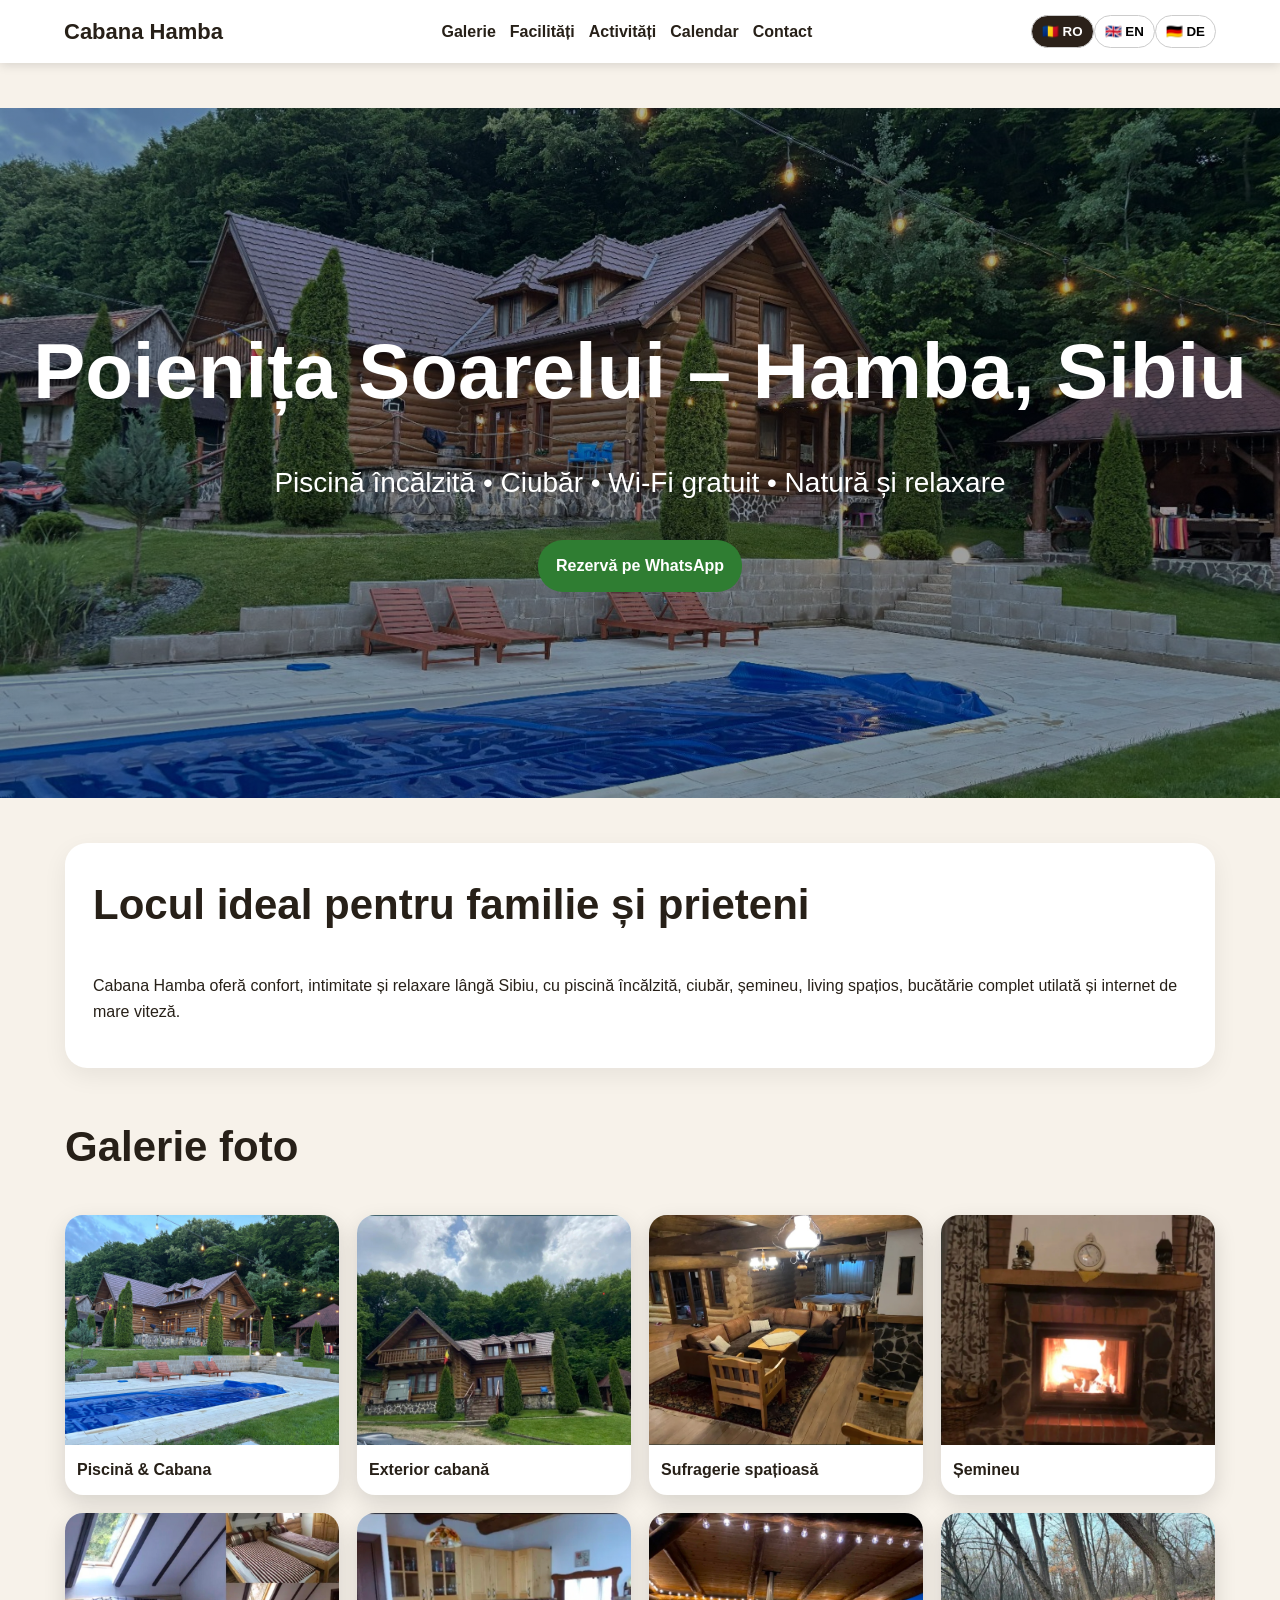
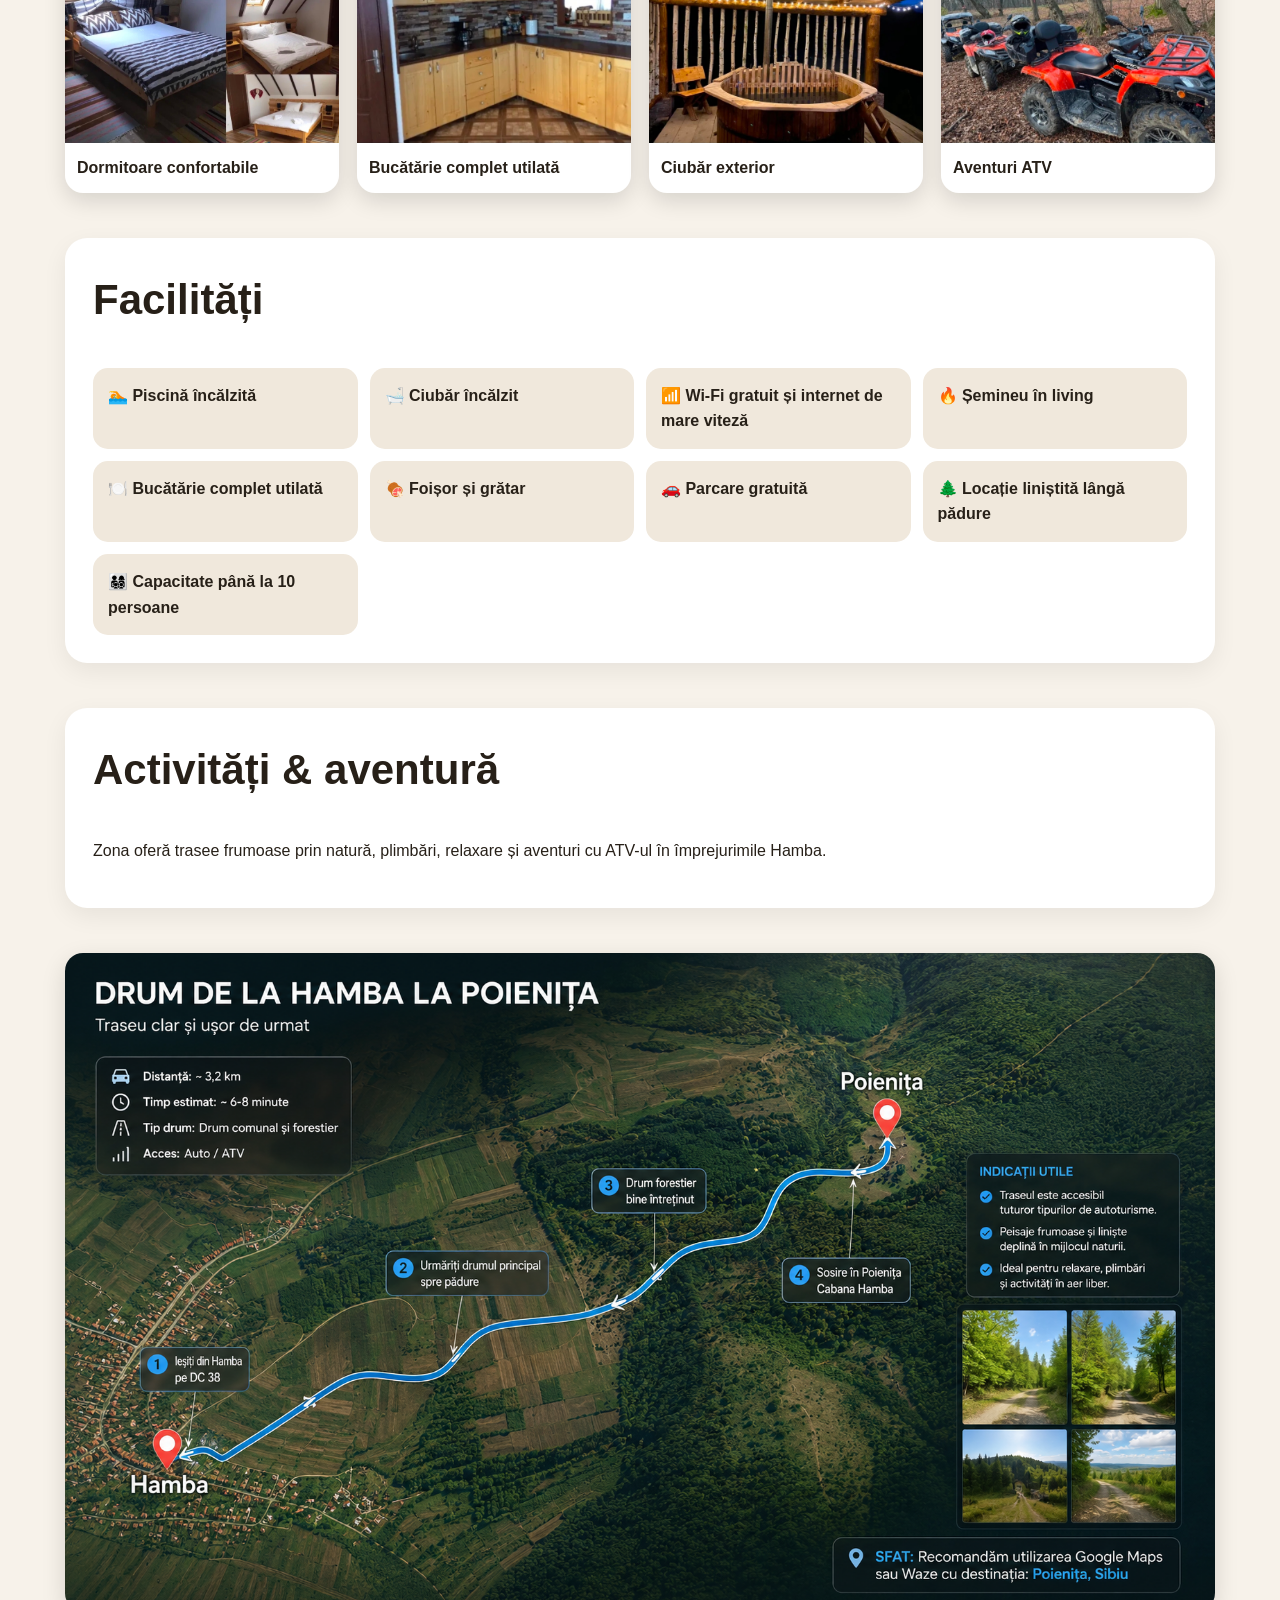
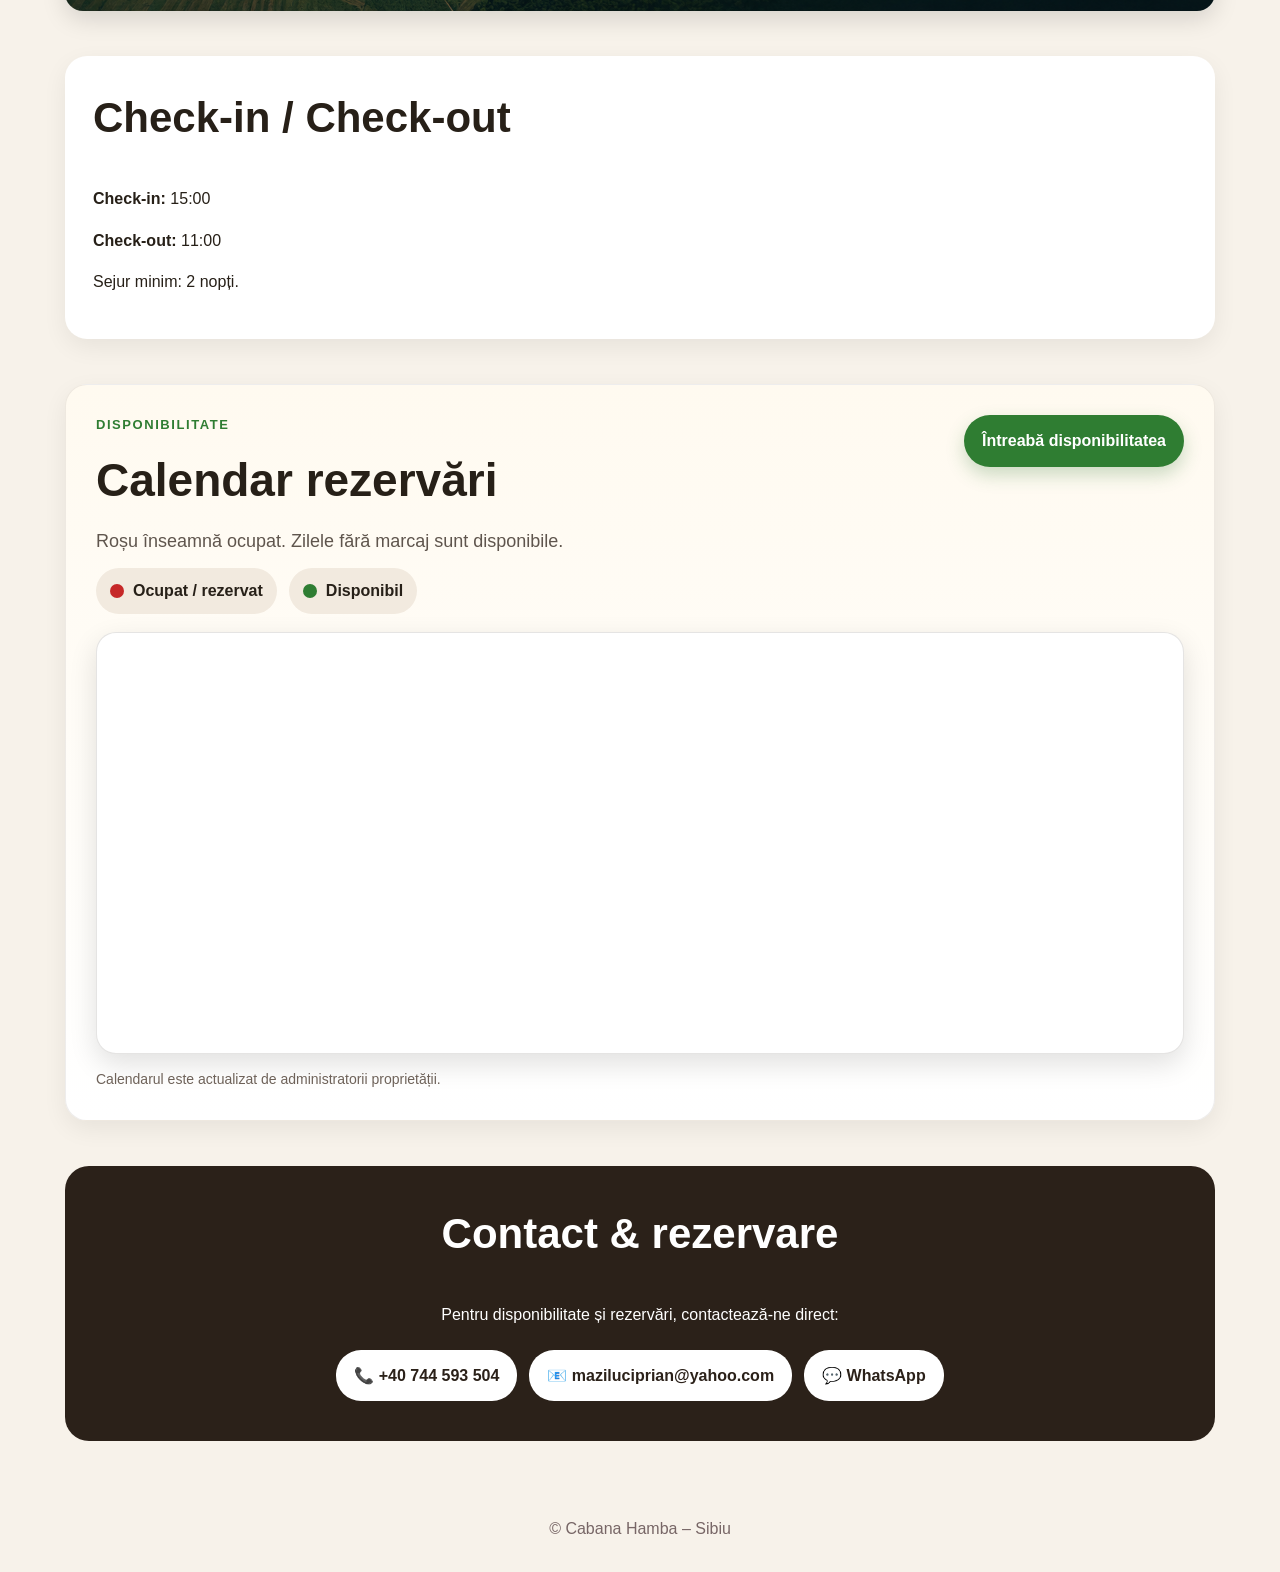
<file: index.html>
<!DOCTYPE html><html lang="ro"><head><meta charset="UTF-8"><meta name="viewport" content="width=device-width,initial-scale=1"><title>Cabana Hamba</title><link rel="stylesheet" href="style.css?v=4">
<style>
.calendar-wrapper{
  position:relative;
  width:100%;
  max-width:100%;
  overflow:hidden;
  border-radius:18px;
  box-shadow:0 8px 24px rgba(0,0,0,.12);
  background:#fff;
}
.calendar-wrapper iframe{
  width:100%;
  min-height:600px;
  display:block;
}
@media(max-width:760px){
  .calendar-wrapper iframe{min-height:520px;}
}
</style>

</head><body>
<header><b>Cabana Hamba</b><nav><a data-i18n="navGallery" href="#gallery">Galerie</a><a data-i18n="navFacilities" href="#facilities">Facilități</a><a data-i18n="navActivities" href="#activities">Activități</a><a data-i18n="navCalendar" href="#calendar">Calendar</a><a data-i18n="navContact" href="#contact">Contact</a></nav><div class="lang"><button data-lang="ro">🇷🇴 RO</button><button data-lang="en">🇬🇧 EN</button><button data-lang="de">🇩🇪 DE</button></div></header>
<section class="hero"><div><h1 data-i18n="heroTitle">Cabana Hamba – Sibiu</h1><p data-i18n="heroSubtitle">Piscină încălzită • Ciubăr • Wi‑Fi gratuit • Natură și relaxare</p><a class="btn" href="https://wa.me/40744593504" data-i18n="whatsapp">Rezervă pe WhatsApp</a></div></section>
<main>
<section class="card"><h2 data-i18n="introTitle">Locul ideal pentru familie și prieteni</h2><p data-i18n="introText">Cabana Hamba oferă confort, intimitate și relaxare lângă Sibiu, cu piscină încălzită, ciubăr, șemineu, living spațios, bucătărie complet utilată și internet de mare viteză.</p></section>
<section id="gallery"><h2 data-i18n="galleryTitle">Galerie foto</h2><div class="gallery">
<figure><img src="hero-pool.jpg"><figcaption data-i18n="g1">Piscină & Cabana</figcaption></figure>
<figure><img src="cabana-exterior.jpg"><figcaption data-i18n="g2">Exterior cabană</figcaption></figure>
<figure><img src="living-room.jpg"><figcaption data-i18n="g3">Sufragerie spațioasă</figcaption></figure>
<figure><img src="fireplace.jpg"><figcaption data-i18n="g4">Șemineu</figcaption></figure>
<figure><img src="bedrooms.jpg"><figcaption data-i18n="g5">Dormitoare confortabile</figcaption></figure>
<figure><img src="kitchen.jpg"><figcaption data-i18n="g6">Bucătărie complet utilată</figcaption></figure>
<figure><img src="hot-tub.jpg"><figcaption data-i18n="g7">Ciubăr exterior</figcaption></figure>
<figure><img src="atv.jpg"><figcaption data-i18n="g8">Aventuri ATV</figcaption></figure>
</div></section>
<section id="facilities" class="card"><h2 data-i18n="facilitiesTitle">Facilități</h2><div class="features">
<div data-i18n="f1">🏊 Piscină încălzită</div><div data-i18n="f2">🛁 Ciubăr încălzit</div><div data-i18n="f3">📶 Wi‑Fi gratuit și internet de mare viteză</div><div data-i18n="f4">🔥 Șemineu în living</div><div data-i18n="f5">🍽️ Bucătărie complet utilată</div><div data-i18n="f6">🍖 Foișor și grătar</div><div data-i18n="f7">🚗 Parcare gratuită</div><div data-i18n="f8">🌲 Locație liniștită lângă pădure</div><div data-i18n="f9">👨‍👩‍👧‍👦 Capacitate până la 10 persoane</div>
</div></section>
<section id="activities" class="card"><h2 data-i18n="activitiesTitle">Activități & aventură</h2><p data-i18n="activitiesText">Zona oferă trasee frumoase prin natură, plimbări, relaxare și aventuri cu ATV-ul în împrejurimile Hamba.</p></section>
<section class="route"><img src="route-map.png" onerror="this.style.display='none'"></section>
<section class="card"><h2 data-i18n="rulesTitle">Check-in / Check-out</h2><p><b data-i18n="checkin">Check-in:</b> 15:00</p><p><b data-i18n="checkout">Check-out:</b> 11:00</p><p data-i18n="minStay">Sejur minim: 2 nopți.</p></section>

<section id="calendar" class="card calendar-card">
  <div class="calendar-header">
    <div>
      <p class="eyebrow" data-i18n="calendarEyebrow">Disponibilitate</p>
      <h2 data-i18n="calendarTitle">Calendar rezervări</h2>
      <p class="calendar-subtitle" data-i18n="calendarText">Roșu înseamnă ocupat. Zilele fără marcaj sunt disponibile.</p>
    </div>
    <a class="calendar-cta" href="https://wa.me/40744593504" data-i18n="calendarCta">Întreabă disponibilitatea</a>
  </div>

  <div class="availability-legend">
    <span class="legend-item booked"><b></b><span data-i18n="legendBooked">Ocupat / rezervat</span></span>
    <span class="legend-item free"><b></b><span data-i18n="legendFree">Disponibil</span></span>
  </div>

  <div class="calendar-frame">
    <iframe src="https://calendar.google.com/calendar/embed?src=104c96f9235f1b1cd6613fd85fffd85c7b160edade5811dea3d9844e6ad85a69%40group.calendar.google.com&ctz=Europe%2FBerlin" style="border:0" width="100%" height="420" frameborder="0" scrolling="no"></iframe>
  </div>

  <p class="calendar-small" data-i18n="calendarNote">Calendarul este actualizat de administratorii proprietății.</p>
</section>

<section id="contact" class="contact"><h2 data-i18n="contactTitle">Contact & rezervare</h2><p data-i18n="contactText">Pentru disponibilitate și rezervări, contactează-ne direct:</p><a href="tel:+40744593504">📞 +40 744 593 504</a><a href="mailto:maziluciprian@yahoo.com">📧 maziluciprian@yahoo.com</a><a href="https://wa.me/40744593504">💬 WhatsApp</a></section>
</main><footer>© Cabana Hamba – Sibiu</footer><script src="script.js?v=4"></script>
<div id="lightbox" class="lightbox" onclick="this.style.display='none'">
    <img id="lightbox-img">
</div>

<script>
document.querySelectorAll('.gallery img').forEach(img => {
    img.addEventListener('click', function() {
        document.getElementById('lightbox').style.display = 'flex';
        document.getElementById('lightbox-img').src = this.src;
    });
});
</script>

<script>
(function(){
const calendarTranslations={
ro:{
  navCalendar:"Calendar",
  calendarEyebrow:"Disponibilitate",
  calendarTitle:"Calendar rezervări",
  calendarText:"Roșu înseamnă ocupat. Zilele fără marcaj sunt disponibile.",
  legendBooked:"Ocupat / rezervat",
  legendFree:"Disponibil",
  calendarCta:"Întreabă disponibilitatea",
  calendarNote:"Calendarul este actualizat de administratorii proprietății."
},
en:{
  navCalendar:"Calendar",
  calendarEyebrow:"Availability",
  calendarTitle:"Booking calendar",
  calendarText:"Red means booked. Days without a mark are available.",
  legendBooked:"Booked / unavailable",
  legendFree:"Available",
  calendarCta:"Ask availability",
  calendarNote:"The calendar is updated by the property managers."
},
de:{
  navCalendar:"Kalender",
  calendarEyebrow:"Verfügbarkeit",
  calendarTitle:"Buchungskalender",
  calendarText:"Rot bedeutet belegt. Tage ohne Markierung sind verfügbar.",
  legendBooked:"Besetzt / reserviert",
  legendFree:"Frei",
  calendarCta:"Verfügbarkeit anfragen",
  calendarNote:"Der Kalender wird von den Verwaltern der Unterkunft aktualisiert."
}
};
function applyCalendarLanguage(lang){
  const d=calendarTranslations[lang]||calendarTranslations.ro;
  Object.keys(d).forEach(key=>{
    document.querySelectorAll('[data-i18n="'+key+'"]').forEach(el=>{el.textContent=d[key];});
  });
}
function currentLang(){
  const active=document.querySelector("[data-lang].active");
  return (active&&active.dataset.lang)||localStorage.getItem("cabanaLang")||document.documentElement.lang||"ro";
}
document.addEventListener("DOMContentLoaded",function(){
  applyCalendarLanguage(currentLang());
  document.querySelectorAll("[data-lang]").forEach(btn=>{
    btn.addEventListener("click",()=>setTimeout(()=>applyCalendarLanguage(btn.dataset.lang),150));
  });
});
})();
</script>

</body></html>
</file>
<file: style.css>
body{margin:0;font-family:Arial,Helvetica,sans-serif;background:#f7f2ea;color:#272018;line-height:1.6}header{position:sticky;top:0;z-index:10;background:white;display:flex;gap:16px;align-items:center;justify-content:space-between;padding:14px 5%;box-shadow:0 2px 10px #0002}header b{font-size:22px}nav{display:flex;gap:14px;flex-wrap:wrap}nav a{text-decoration:none;color:#272018;font-weight:700}.lang button{border:1px solid #ccc;background:white;padding:8px 10px;border-radius:20px;font-weight:800}.lang button.active{background:#2b2119;color:white}.hero{min-height:70vh;background:linear-gradient(#0005,#0006),url('hero-pool.jpg') center/cover;display:grid;place-items:center;text-align:center;color:white;padding:30px}.hero h1{font-size:clamp(38px,7vw,78px);margin:0}.hero p{font-size:clamp(18px,3vw,28px)}.btn,.contact a{display:inline-block;background:#2f7d32;color:white;padding:13px 18px;border-radius:25px;text-decoration:none;font-weight:800;margin:6px}main{width:min(1150px,92%);margin:auto}section{margin:45px 0}.card{background:white;border-radius:22px;padding:28px;box-shadow:0 8px 25px #0001}h2{font-size:clamp(28px,4vw,42px);margin-top:0}.gallery{display:grid;grid-template-columns:repeat(auto-fit,minmax(240px,1fr));gap:18px}.gallery figure{margin:0;background:white;border-radius:18px;overflow:hidden;box-shadow:0 8px 22px #0002}.gallery img{width:100%;height:230px;object-fit:cover;display:block}.gallery figcaption{padding:12px;font-weight:800}.features{display:grid;grid-template-columns:repeat(auto-fit,minmax(240px,1fr));gap:12px}.features div{background:#f0e8dc;border-radius:15px;padding:15px;font-weight:700}.route{display:grid;grid-template-columns:repeat(auto-fit,minmax(280px,1fr));gap:18px}.route img{width:100%;border-radius:18px;box-shadow:0 8px 24px #0002}.contact{text-align:center;background:#2b2119;color:white;border-radius:24px;padding:34px}.contact a{background:white;color:#2b2119}footer{text-align:center;padding:30px;color:#766}@media(max-width:760px){header{flex-direction:column;align-items:flex-start}.lang{align-self:flex-end}}.gallery img{
    cursor:pointer;
    transition:0.3s;
}

.gallery img:hover{
    transform:scale(1.03);
}

.lightbox{
    display:none;
    position:fixed;
    top:0;
    left:0;
    width:100%;
    height:100%;
    background:rgba(0,0,0,0.9);
    justify-content:center;
    align-items:center;
    z-index:9999;
}

.lightbox img{
    max-width:95%;
    max-height:95%;
    border-radius:10px;
}


/* Professional availability calendar */
.calendar-card{
  padding:0;
  overflow:hidden;
  background:linear-gradient(180deg,#fffaf0 0%,#ffffff 100%);
  border:1px solid rgba(43,33,25,.08);
}
.calendar-header{
  display:flex;
  justify-content:space-between;
  gap:24px;
  align-items:flex-start;
  padding:30px 30px 12px;
}
.eyebrow{
  text-transform:uppercase;
  letter-spacing:.12em;
  font-size:13px;
  font-weight:900;
  color:#2f7d32;
  margin:0 0 8px;
}
.calendar-header h2{
  margin:0;
  font-size:clamp(30px,4vw,46px);
}
.calendar-subtitle{
  margin:10px 0 0;
  color:#5f554d;
  font-size:18px;
}
.calendar-cta{
  background:#2f7d32;
  color:#fff;
  text-decoration:none;
  font-weight:900;
  padding:13px 18px;
  border-radius:999px;
  white-space:nowrap;
  box-shadow:0 8px 18px rgba(47,125,50,.25);
}
.availability-legend{
  display:flex;
  gap:12px;
  flex-wrap:wrap;
  padding:0 30px 18px;
}
.legend-item{
  display:inline-flex;
  align-items:center;
  gap:9px;
  background:#f2eadf;
  border-radius:999px;
  padding:10px 14px;
  font-weight:900;
}
.legend-item b{
  width:14px;
  height:14px;
  border-radius:50%;
  display:inline-block;
}
.legend-item.booked b{background:#c62828;}
.legend-item.free b{background:#2e7d32;}
.calendar-frame{
  margin:0 30px;
  border-radius:20px;
  overflow:hidden;
  border:1px solid rgba(43,33,25,.12);
  box-shadow:0 10px 28px rgba(0,0,0,.12);
  background:#fff;
}
.calendar-frame iframe{
  width:100%;
  height:420px;
  border:0;
  display:block;
}
.calendar-small{
  margin:14px 30px 30px;
  color:#6e6259;
  font-size:14px;
}
@media(max-width:760px){
  .calendar-header{
    flex-direction:column;
    padding:24px 18px 10px;
  }
  .calendar-cta{
    width:100%;
    text-align:center;
  }
  .availability-legend{
    padding:0 18px 14px;
  }
  .calendar-frame{
    margin:0 18px;
  }
  .calendar-frame iframe{
    height:360px;
  }
  .calendar-small{
    margin:12px 18px 24px;
  }
}
</file>
